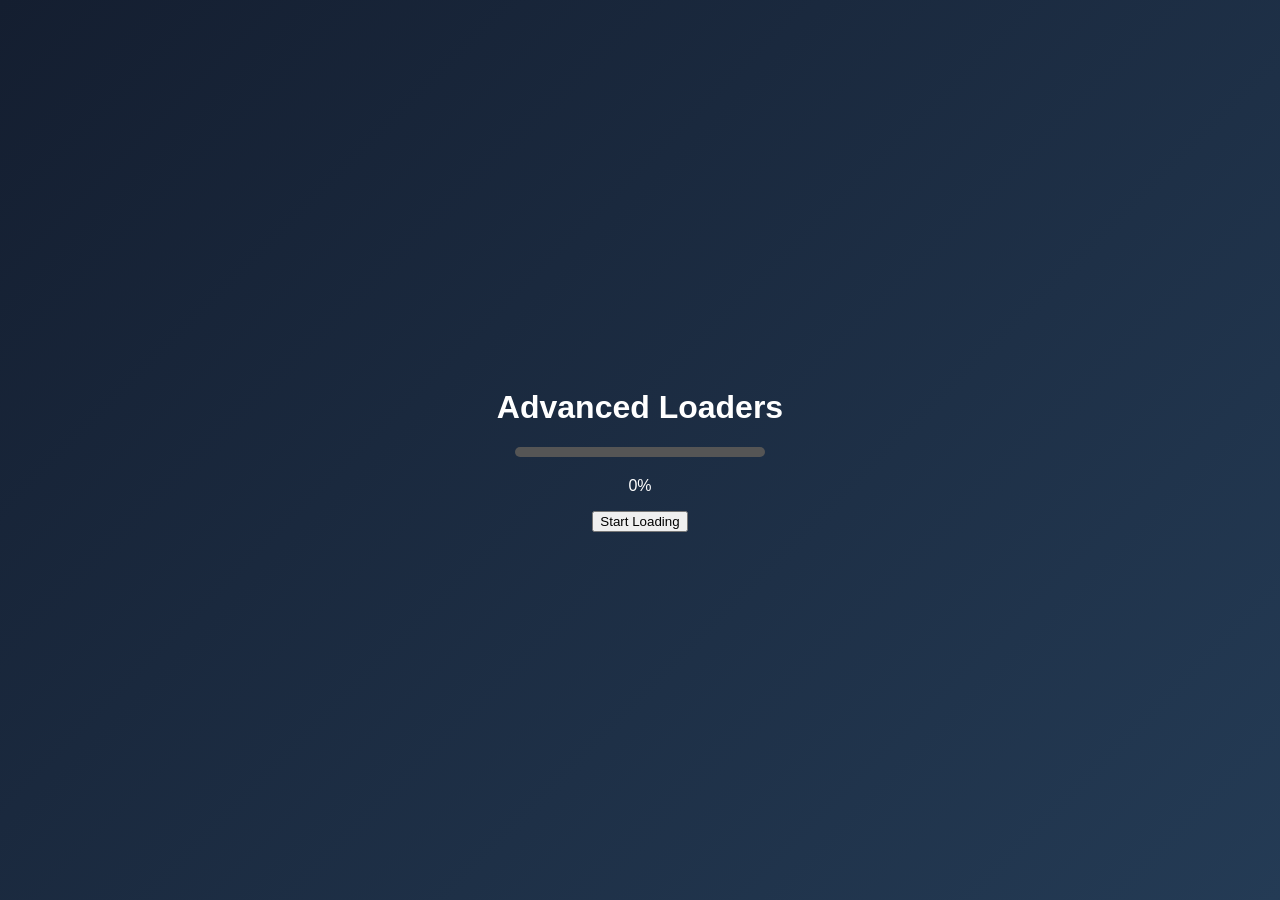
<file: Css_Loading_Animation/index.html>
<!DOCTYPE html>
<html lang="en">
<head>
    <meta charset="UTF-8">
    <meta name="viewport" content="width=device-width, initial-scale=1.0">
    <title>Advanced Loaders</title>
    <link rel="stylesheet" href="style.css">
</head>
<body>

<div class="container">
    <h1>Advanced Loaders</h1>

    <!-- Loader Types -->
    <div class="loader circle" id="circle"></div>

    <div class="loader dots" id="dots">
        <span></span><span></span><span></span>
    </div>

    <div class="loader bars" id="bars">
        <span></span><span></span><span></span>
    </div>

    <!-- Progress -->
    <div class="progress-box">
        <div class="progress-bar" id="progressBar"></div>
    </div>
    <p id="progressText">0%</p>

    <button onclick="startLoading()">Start Loading</button>
</div>

<script src="script.js"></script>
</body>
</html>
</file>
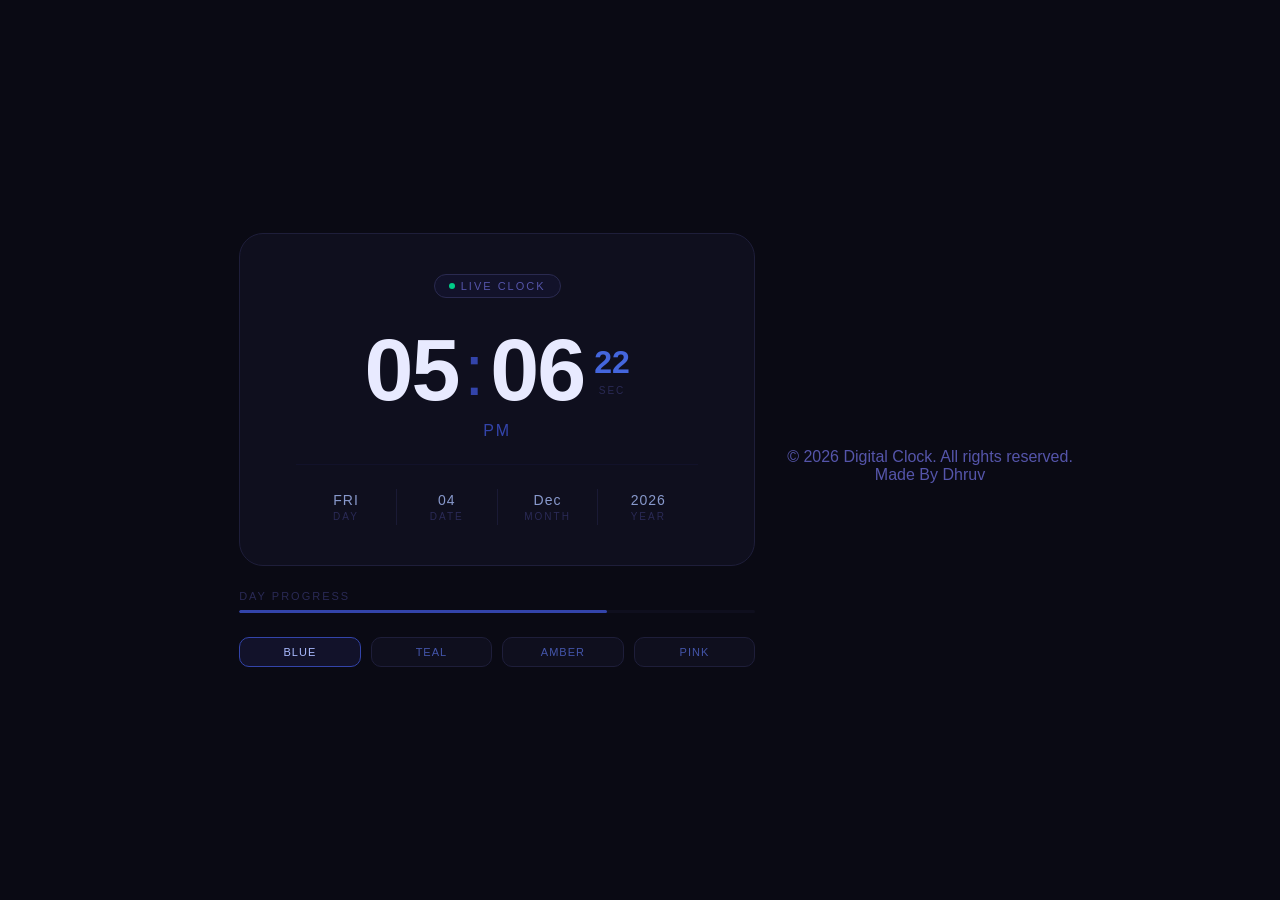
<file: Digital_Clock/index.html>
<!DOCTYPE html>
<html lang="en">
<head>
  <meta charset="UTF-8">
  <meta name="viewport" content="width=device-width, initial-scale=1.0">
  <title>Created By Patel Dhruv ->> Digital Clock</title>
  <style>
    * { margin: 0; padding: 0; box-sizing: border-box; }

    body {
      background: #0a0a14;
      min-height: 100vh;
      display: flex;
      align-items: center;
      justify-content: center;
      font-family: 'Segoe UI', sans-serif;
    }

    .wrap {
      display: flex;
      flex-direction: column;
      align-items: center;
      gap: 24px;
      padding: 2rem;
      width: 100%;
      max-width: 580px;
    }

    .card {
      background: #0f0f1e;
      border: 1px solid #1e1e3a;
      border-radius: 24px;
      padding: 2.5rem 3.5rem;
      text-align: center;
      width: 100%;
    }

    .badge {
      display: inline-flex;
      align-items: center;
      gap: 6px;
      background: #12122a;
      border: 1px solid #2a2a50;
      border-radius: 20px;
      padding: 5px 14px;
      font-size: 11px;
      letter-spacing: 2px;
      color: #5555aa;
      text-transform: uppercase;
      margin-bottom: 1.8rem;
    }

    .dot-live {
      width: 6px; height: 6px;
      border-radius: 50%;
      background: #00cc88;
      animation: pulse 1.5s infinite;
    }

    @keyframes pulse {
      0%, 100% { opacity: 1; }
      50%       { opacity: 0.3; }
    }

    .time-row {
      display: flex;
      align-items: center;
      justify-content: center;
    }

    .seg {
      font-size: 88px;
      font-weight: 700;
      color: #e8eaff;
      letter-spacing: -2px;
      line-height: 1;
      font-variant-numeric: tabular-nums;
    }

    .colon {
      font-size: 72px;
      font-weight: 300;
      color: #3344aa;
      padding: 0 6px;
      animation: blink 1s step-end infinite;
    }

    @keyframes blink { 50% { opacity: 0; } }

    .sec-wrap {
      display: flex;
      flex-direction: column;
      align-items: center;
      margin-left: 10px;
      gap: 4px;
    }

    .sec-num {
      font-size: 32px;
      font-weight: 600;
      color: #4466dd;
      font-variant-numeric: tabular-nums;
    }

    .sec-lbl {
      font-size: 10px;
      letter-spacing: 2px;
      color: #2a2a55;
      text-transform: uppercase;
    }

    .ampm {
      font-size: 16px;
      font-weight: 500;
      color: #3344aa;
      letter-spacing: 2px;
      margin-top: 8px;
    }

    .divider {
      width: 100%;
      height: 1px;
      background: #12122a;
      margin: 1.5rem 0;
    }

    .info-row {
      display: flex;
      justify-content: space-between;
      align-items: center;
    }

    .info-block { text-align: center; flex: 1; }

    .info-val {
      font-size: 14px;
      font-weight: 500;
      color: #8899cc;
      letter-spacing: 1px;
    }

    .info-lbl {
      font-size: 10px;
      letter-spacing: 2px;
      color: #2a2a55;
      text-transform: uppercase;
      margin-top: 3px;
    }

    .sep { width: 1px; height: 36px; background: #1a1a35; }

    .progress-wrap { width: 100%; }

    .prog-lbl {
      font-size: 11px;
      letter-spacing: 2px;
      color: #2a2a55;
      text-transform: uppercase;
      margin-bottom: 8px;
    }

    .prog-bar {
      height: 3px;
      background: #0f0f1e;
      border-radius: 2px;
      overflow: hidden;
    }

    .prog-fill {
      height: 100%;
      background: #3344aa;
      border-radius: 2px;
      transition: width 1s linear;
    }

    .theme-row { display: flex; gap: 10px; }

    .theme-btn {
      flex: 1;
      padding: 8px;
      background: #0f0f1e;
      border: 1px solid #1e1e3a;
      border-radius: 10px;
      cursor: pointer;
      font-size: 11px;
      letter-spacing: 1px;
      color: #4455aa;
      text-transform: uppercase;
      transition: all 0.2s;
    }

    .theme-btn:hover,
    .theme-btn.active {
      background: #12122a;
      border-color: #3344aa;
      color: #aabbff;
    }

    footer {
      margin-top: 2rem;
      text-align: center;
      text-align: center;
      color: #5555aa;
    }
  </style>
</head>
<body>

<div class="wrap">
  <div class="card">
    <div class="badge"><span class="dot-live"></span> Live Clock</div>

    <div class="time-row">
      <span class="seg" id="hh">00</span>
      <span class="colon">:</span>
      <span class="seg" id="mm">00</span>
      <div class="sec-wrap">
        <span class="sec-num" id="ss">00</span>
        <span class="sec-lbl">sec</span>
      </div>
    </div>

    <div class="ampm" id="ampm">AM</div>
    <div class="divider"></div>

    <div class="info-row">
      <div class="info-block">
        <div class="info-val" id="dayname">---</div>
        <div class="info-lbl">Day</div>
      </div>
      <div class="sep"></div>
      <div class="info-block">
        <div class="info-val" id="datestr">--</div>
        <div class="info-lbl">Date</div>
      </div>
      <div class="sep"></div>
      <div class="info-block">
        <div class="info-val" id="monthstr">---</div>
        <div class="info-lbl">Month</div>
      </div>
      <div class="sep"></div>
      <div class="info-block">
        <div class="info-val" id="yearstr">----</div>
        <div class="info-lbl">Year</div>
      </div>
    </div>
  </div>

  <div class="progress-wrap">
    <div class="prog-lbl">Day Progress</div>
    <div class="prog-bar">
      <div class="prog-fill" id="daybar" style="width:0%"></div>
    </div>
  </div>

  <div class="theme-row" style="width:100%;">
    <button class="theme-btn active" onclick="setColor('#3344aa','#4466dd','#e8eaff')">Blue</button>
    <button class="theme-btn" onclick="setColor('#0f6e56','#1D9E75','#e1f5ee')">Teal</button>
    <button class="theme-btn" onclick="setColor('#854F0B','#EF9F27','#faeeda')">Amber</button>
    <button class="theme-btn" onclick="setColor('#993556','#D4537E','#fbeaf0')">Pink</button>
  </div>
</div>

<script>
  const days   = ['Sunday','Monday','Tuesday','Wednesday','Thursday','Friday','Saturday'];
  const months = ['Jan','Feb','Mar','Apr','May','Jun','Jul','Aug','Sep','Oct','Nov','Dec'];

  function pad(n) { return String(n).padStart(2, '0'); }

  function tick() {
    const n  = new Date();
    let h    = n.getHours(), m = n.getMinutes(), s = n.getSeconds();
    const ap = h >= 12 ? 'PM' : 'AM';
    const h12 = h % 12 || 12;

    document.getElementById('hh').textContent      = pad(h12);
    document.getElementById('mm').textContent      = pad(m);
    document.getElementById('ss').textContent      = pad(s);
    document.getElementById('ampm').textContent    = ap;
    document.getElementById('dayname').textContent = days[n.getDay()].slice(0,3).toUpperCase();
    document.getElementById('datestr').textContent = pad(n.getDate());
    document.getElementById('monthstr').textContent= months[n.getMonth()];
    document.getElementById('yearstr').textContent = n.getFullYear();

    const pct = ((h * 3600 + m * 60 + s) / 86400 * 100).toFixed(2);
    document.getElementById('daybar').style.width = pct + '%';
  }

  function setColor(border, sec, text) {
    document.querySelectorAll('.theme-btn').forEach(b => b.classList.remove('active'));
    event.target.classList.add('active');
    document.querySelectorAll('.colon, .ampm, .sec-lbl').forEach(el => el.style.color = border);
    document.querySelectorAll('.prog-fill').forEach(el => el.style.background = border);
    document.querySelectorAll('.sec-num').forEach(el => el.style.color = sec);
    document.querySelectorAll('.seg').forEach(el => el.style.color = text);
  }

  tick();
  setInterval(tick, 1000);
</script>

<footer>
  <p class="f">&copy; 2026 Digital Clock. All rights reserved.</p>
  <p class="f">Made By Dhruv</p>
</footer>
</body>
</html>
</file>
<file: Css_Loading_Animation/style.css>
body {
    margin: 0;
    font-family: Arial;
    background: linear-gradient(135deg, #141e30, #243b55);
    color: white;
    display: flex;
    justify-content: center;
    align-items: center;
    height: 100vh;
}

.container {
    text-align: center;
}

/* Common Loader */
.loader {
    display: none;
    margin: 20px auto;
}

/* Circle Loader */
.circle {
    width: 60px;
    height: 60px;
    border: 6px solid transparent;
    border-top: 6px solid cyan;
    border-right: 6px solid magenta;
    border-radius: 50%;
    animation: spin 1s linear infinite;
}

/* Dots Loader */
.dots span {
    width: 10px;
    height: 10px;
    background: white;
    display: inline-block;
    margin: 5px;
    border-radius: 50%;
    animation: bounce 0.6s infinite alternate;
}
.dots span:nth-child(2) { animation-delay: 0.2s; }
.dots span:nth-child(3) { animation-delay: 0.4s; }

/* Bars Loader */
.bars span {
    width: 6px;
    height: 20px;
    background: white;
    display: inline-block;
    margin: 3px;
    animation: stretch 1s infinite;
}
.bars span:nth-child(2) { animation-delay: 0.2s; }
.bars span:nth-child(3) { animation-delay: 0.4s; }

/* Progress */
.progress-box {
    width: 250px;
    height: 10px;
    background: #555;
    margin: 20px auto;
    border-radius: 10px;
}

.progress-bar {
    width: 0%;
    height: 100%;
    background: lime;
    border-radius: 10px;
}

/* Animations */
@keyframes spin {
    100% { transform: rotate(360deg); }
}

@keyframes bounce {
    100% { transform: translateY(-10px); }
}

@keyframes stretch {
    50% { transform: scaleY(2); }
}
</file>
